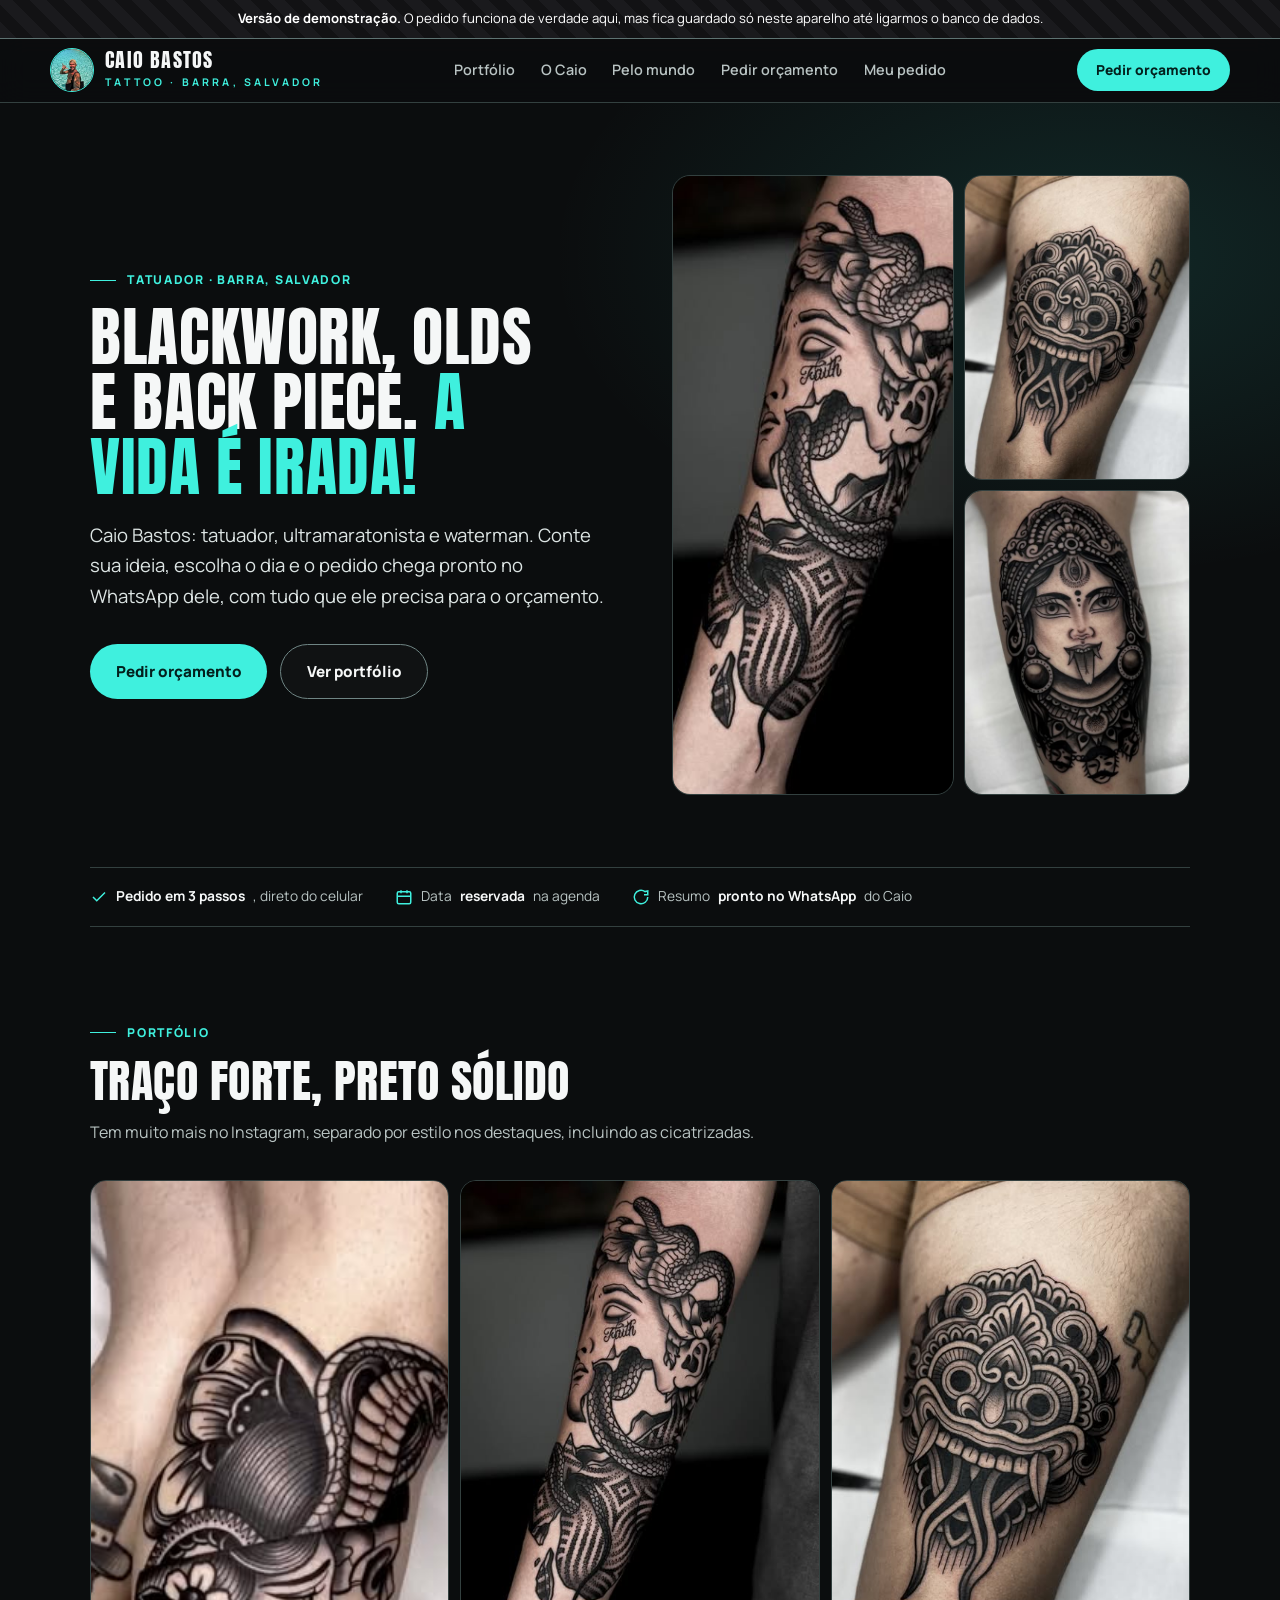
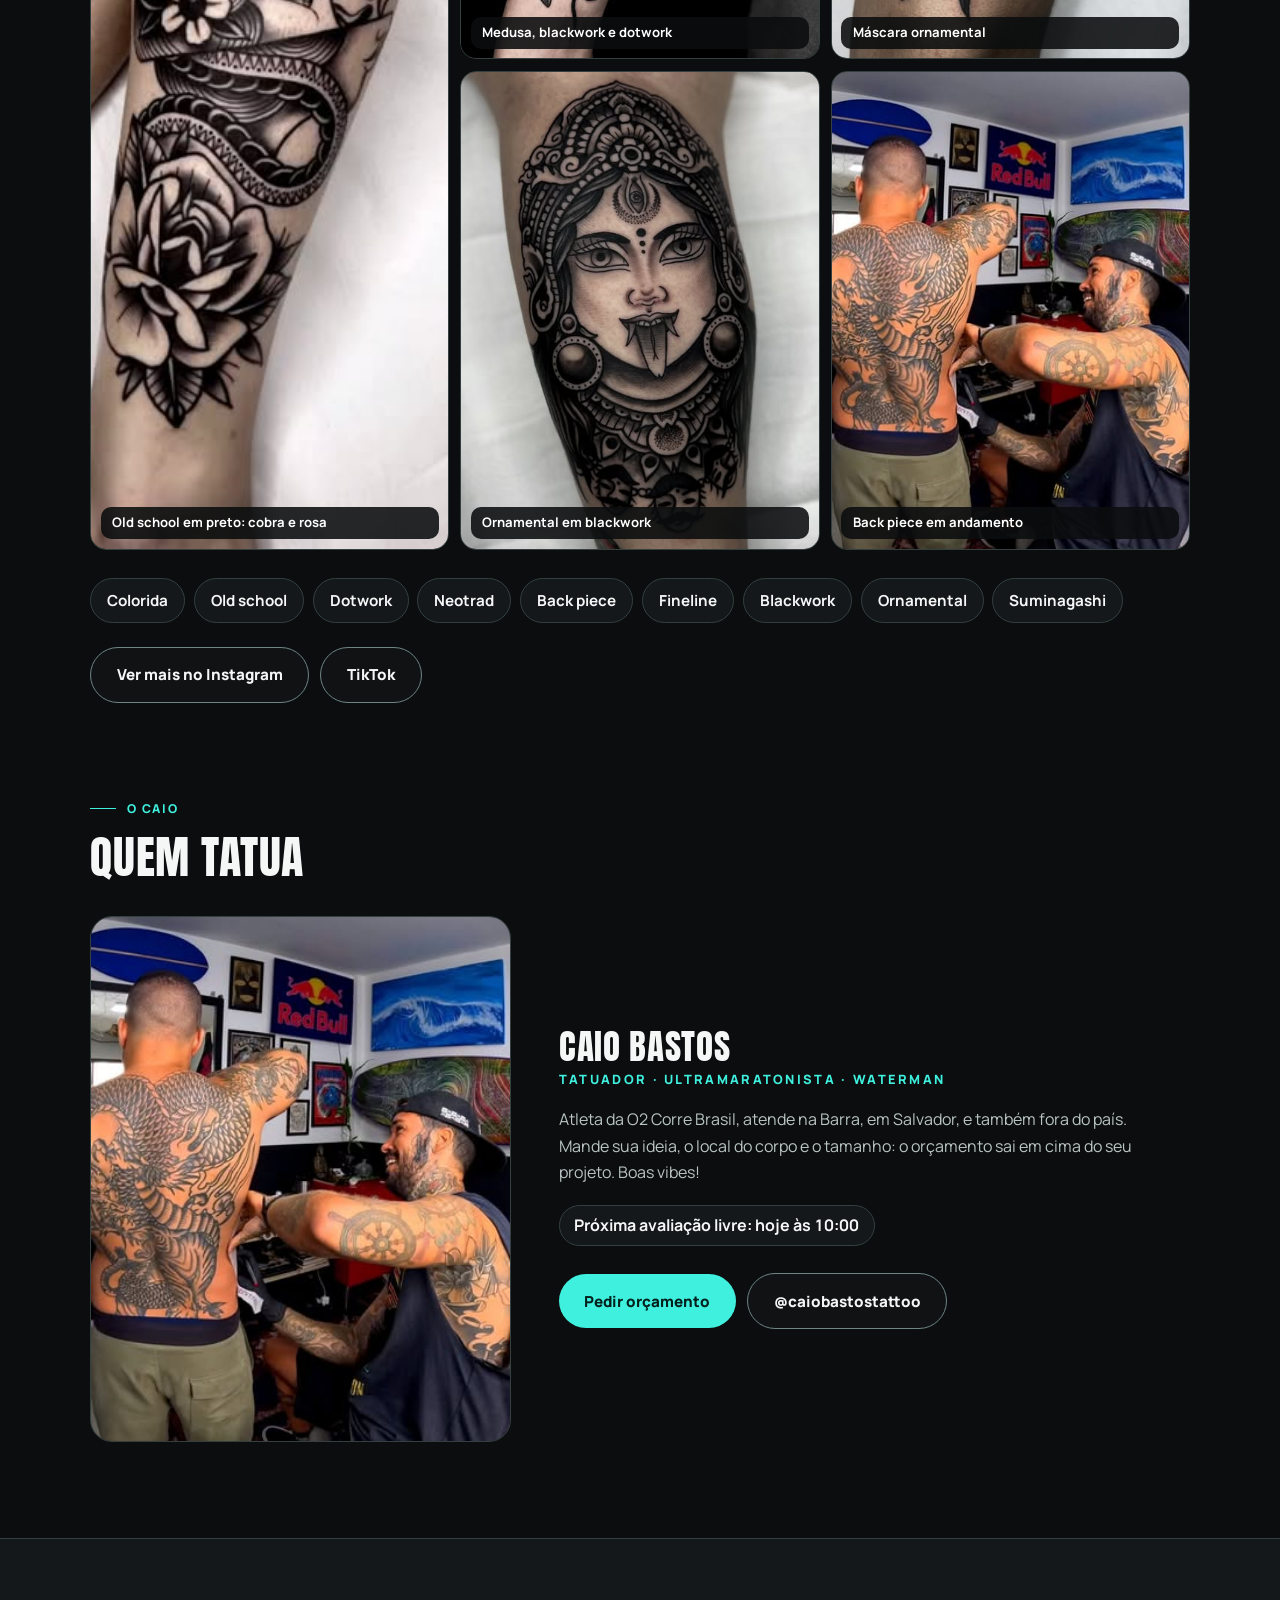
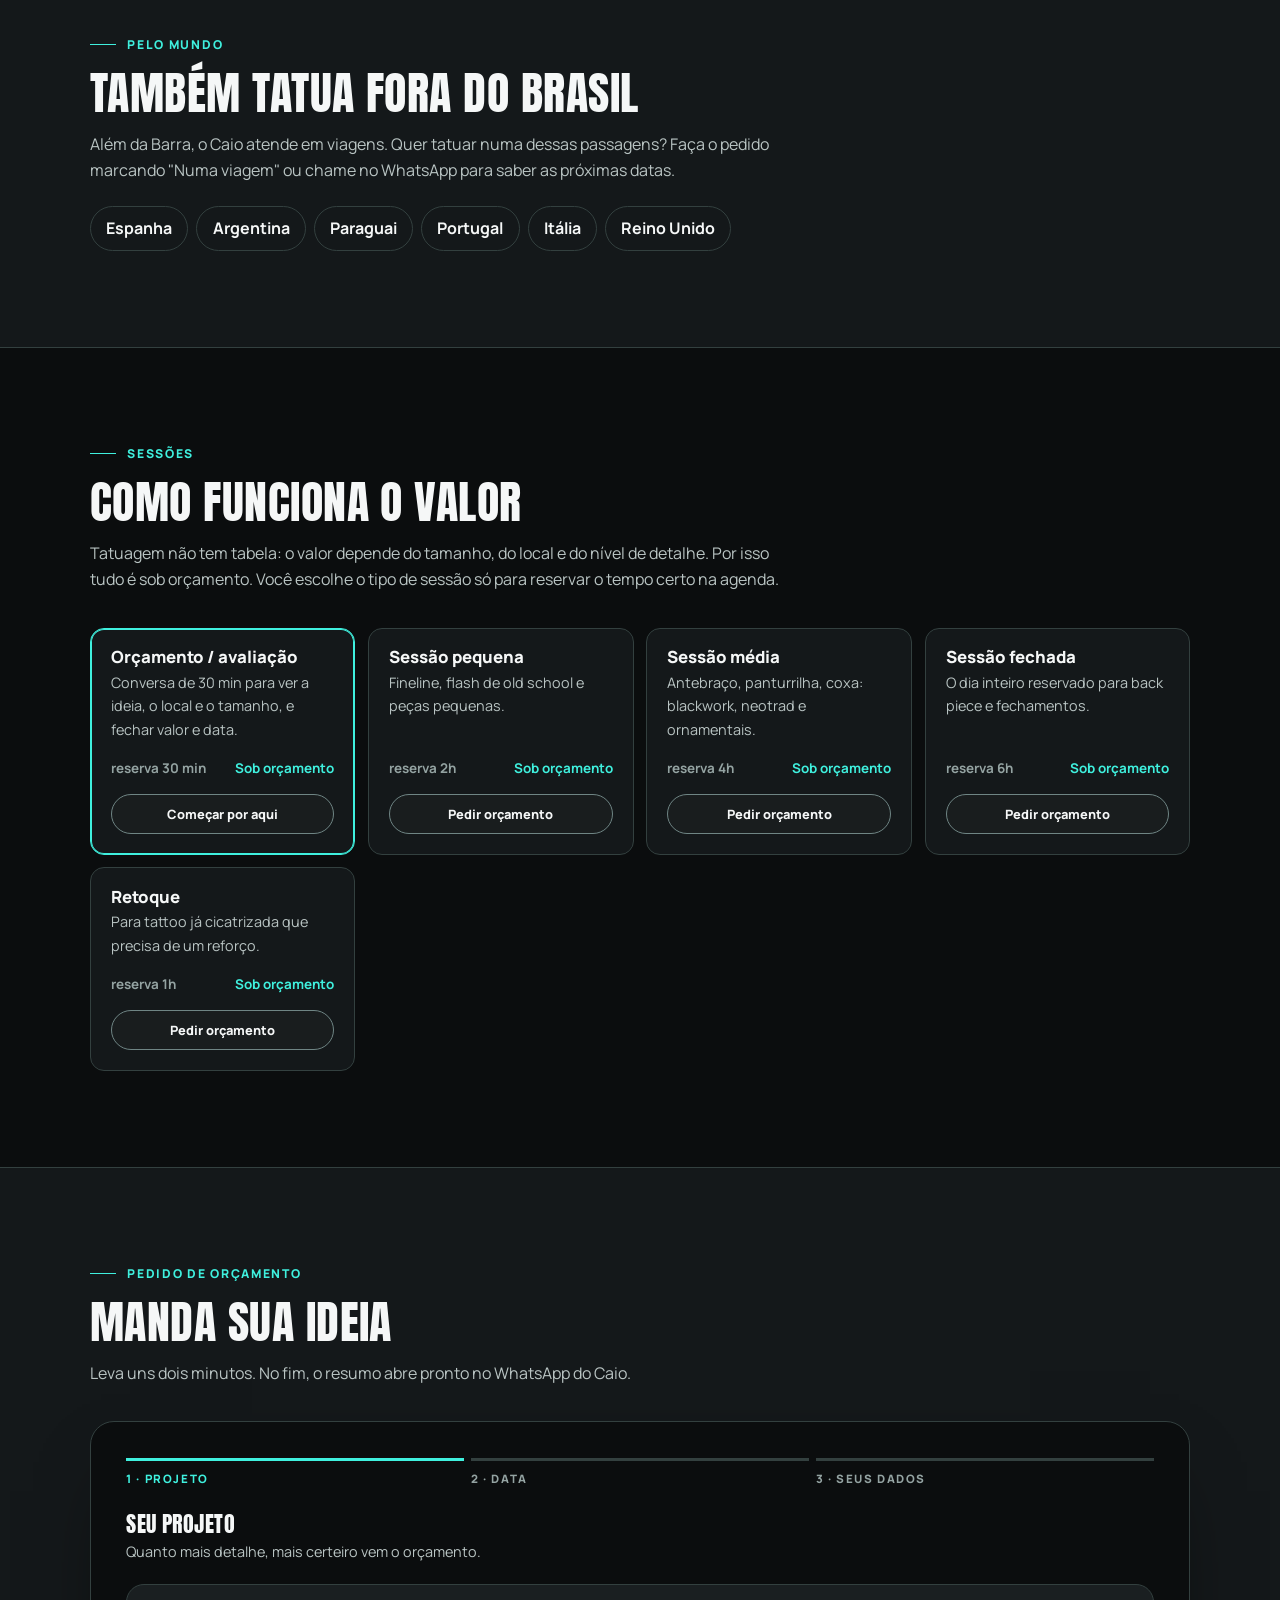
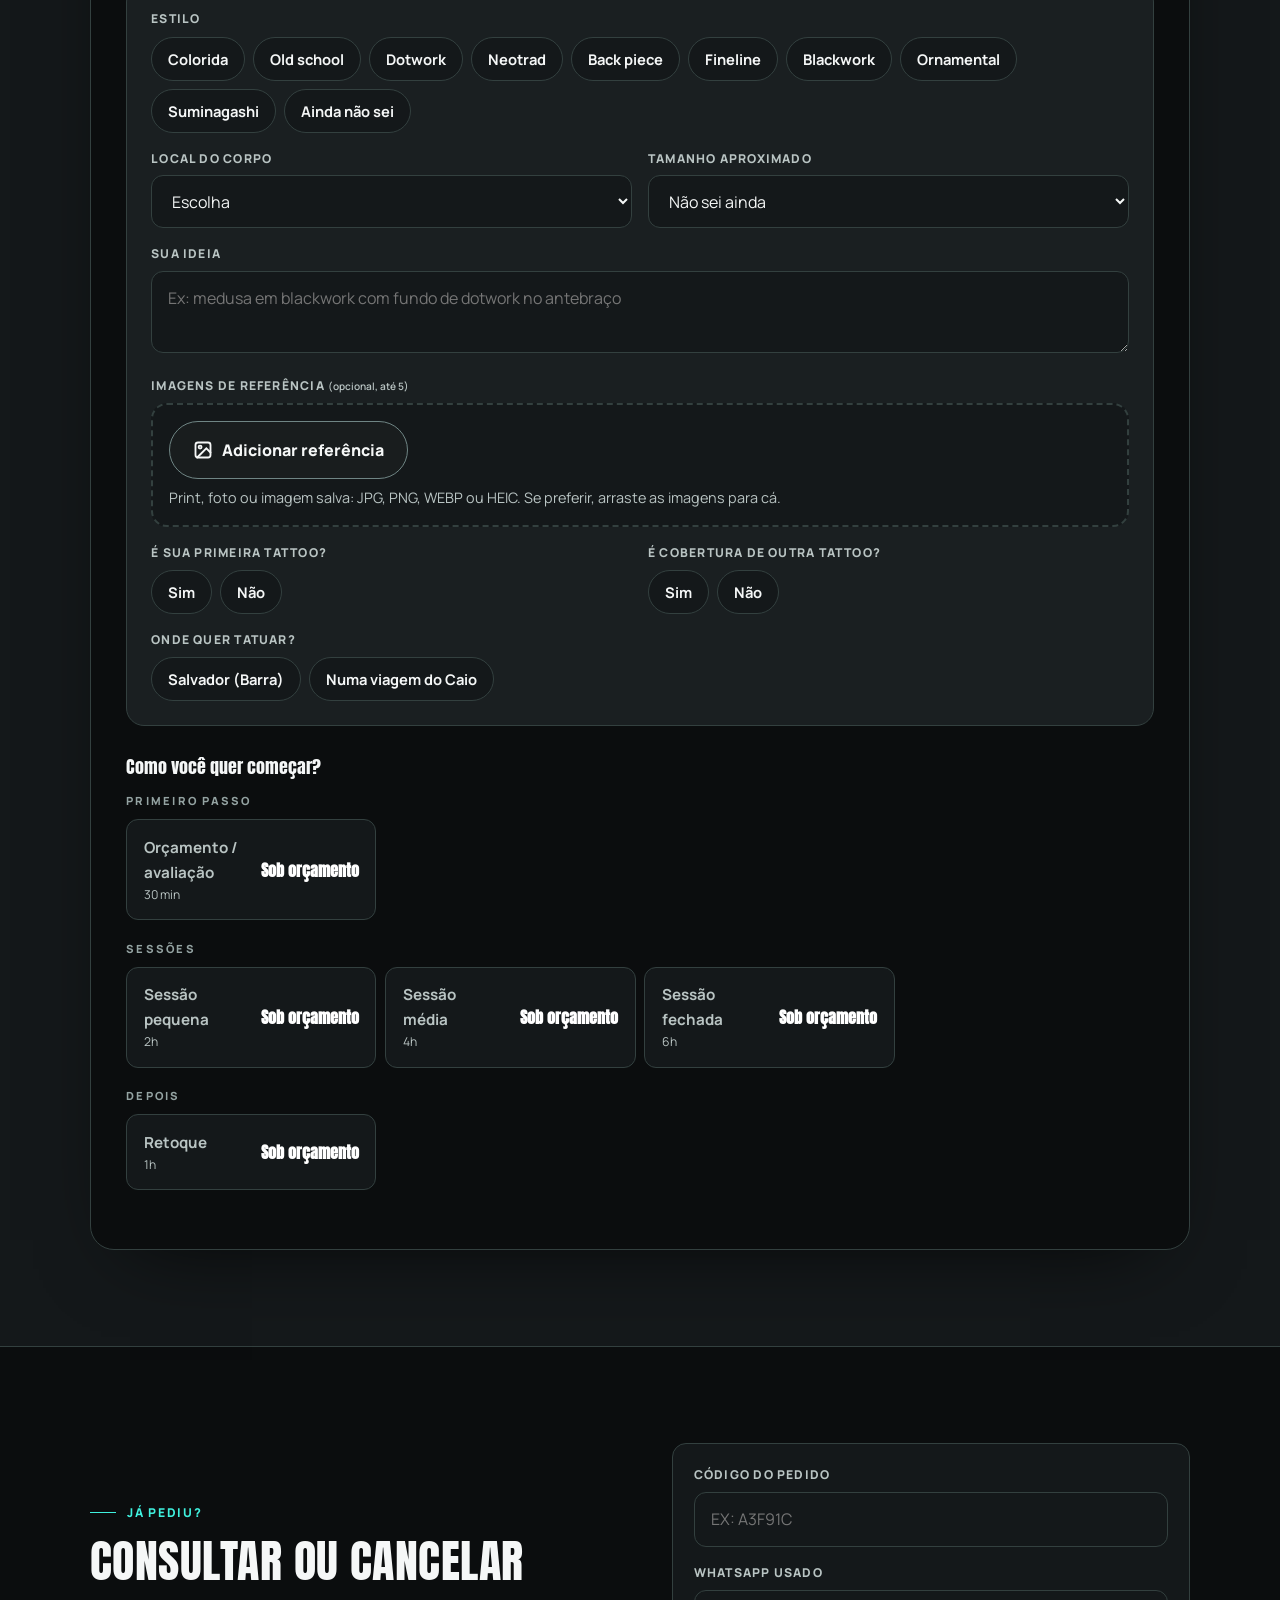
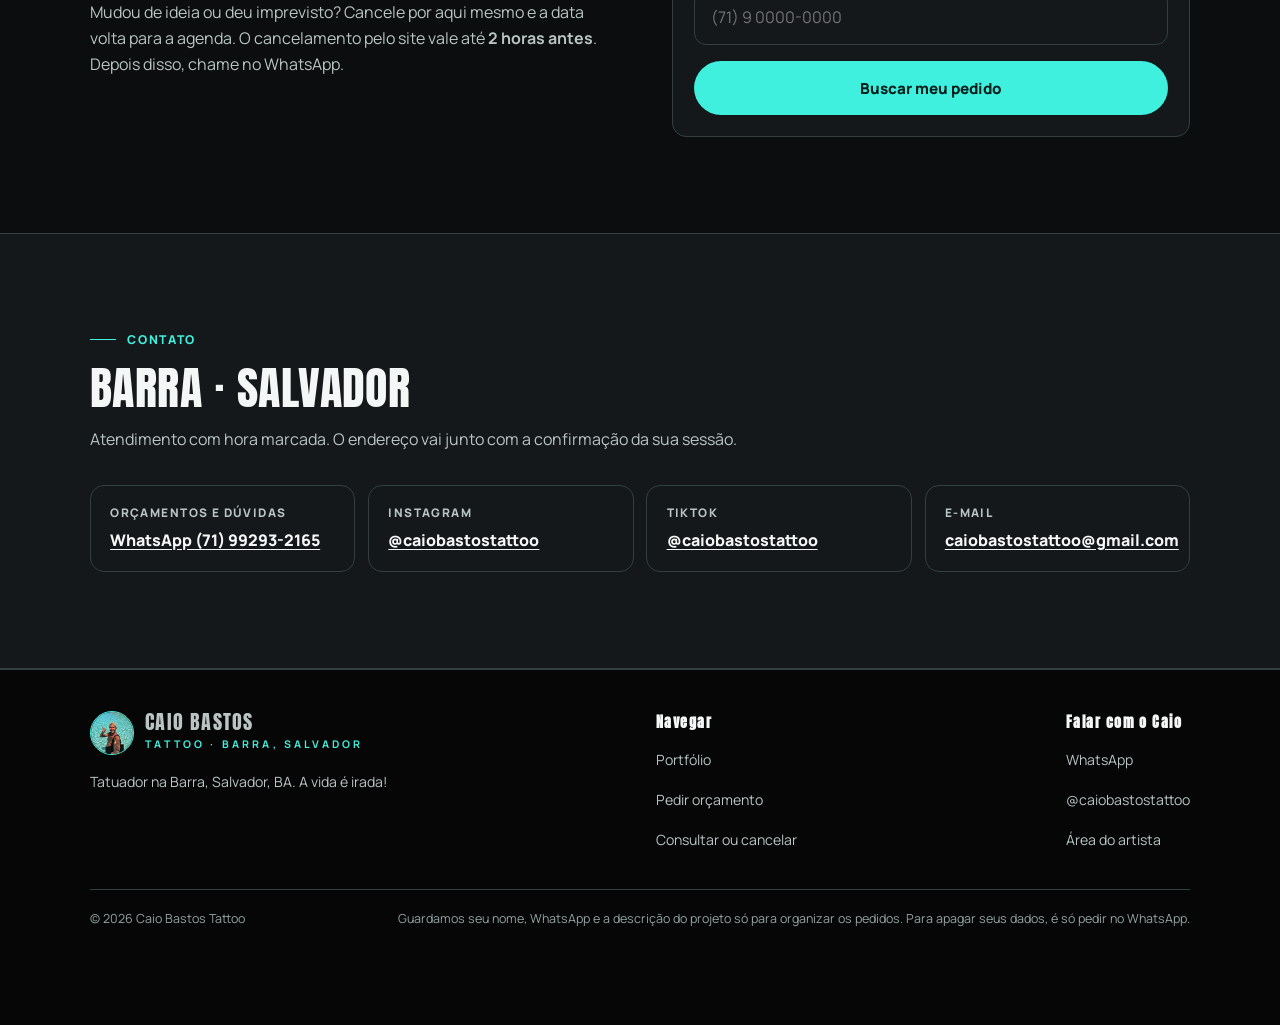
<file: index.html>
<!DOCTYPE html>
<html lang="pt-BR">
<head>
<meta charset="UTF-8">
<meta name="viewport" content="width=device-width, initial-scale=1.0">
<title>Caio Bastos Tattoo · Orçamento na Barra, Salvador</title>
<meta name="description" content="Caio Bastos, tatuador na Barra, Salvador. Blackwork, olds, dotwork, neotrad, back piece, fineline, ornamentais e suminagashi. Conte sua ideia e reserve a data.">
<meta name="theme-color" content="#0B0D0E">
<link rel="icon" href="fotos/perfil.jpg">

<meta property="og:type" content="website">
<meta property="og:title" content="Caio Bastos Tattoo · Peça seu orçamento">
<meta property="og:description" content="Conte sua ideia, escolha o dia e mande o pedido pronto no WhatsApp do Caio.">
<meta property="og:image" content="fotos/post-3.jpg">
<meta property="og:locale" content="pt_BR">
<meta name="twitter:card" content="summary_large_image">

<link rel="preconnect" href="https://fonts.googleapis.com">
<link rel="preconnect" href="https://fonts.gstatic.com" crossorigin>
<link href="https://fonts.googleapis.com/css2?family=Anton&family=Manrope:wght@400;500;600;700;800&display=swap" rel="stylesheet">
<link rel="stylesheet" href="assets/estilo.css?v=20260924114340">

<script type="application/ld+json">
{
  "@context":"https://schema.org",
  "@type":"TattooParlor",
  "name":"Caio Bastos Tattoo",
  "slogan":"A vida é irada!",
  "image":"fotos/post-3.jpg",
  "telephone":"+55 71 99293-2165",
  "email":"caiobastostattoo@gmail.com",
  "address":{"@type":"PostalAddress","addressLocality":"Salvador","addressRegion":"BA","addressCountry":"BR"},
  "sameAs":["https://www.instagram.com/caiobastostattoo/","https://www.tiktok.com/@caiobastostattoo","https://linktr.ee/caiobastostattoo"]
}
</script>
</head>
<body>

<div id="faixa-demo" class="faixa-demo" hidden>
  <b>Versão de demonstração.</b> O pedido funciona de verdade aqui, mas fica guardado só neste aparelho até ligarmos o banco de dados.
</div>

<!-- ================= TOPO ================= -->
<header class="topo">
  <div class="wrap topo-in">
    <a class="marca" href="#" aria-label="Caio Bastos Tattoo, início">
      <img src="fotos/perfil.jpg" alt="" width="44" height="44">
      <span><b>CAIO BASTOS</b><small>Tattoo · Barra, Salvador</small></span>
    </a>
    <nav class="menu">
      <a href="#portfolio">Portfólio</a>
      <a href="#artista">O Caio</a>
      <a href="#viagens">Pelo mundo</a>
      <a href="#agendar">Pedir orçamento</a>
      <a href="#meu-horario">Meu pedido</a>
    </nav>
    <a class="btn btn-prata" href="#agendar">Pedir orçamento</a>
  </div>
</header>

<!-- ================= CAPA: portfólio na frente ================= -->
<section class="capa capa-tattoo">
  <div class="wrap capa-in">
    <div class="capa-txt">
      <p class="olho">Tatuador · Barra, Salvador</p>
      <h1>Blackwork, olds e back piece. <span class="prata-texto">A vida é irada!</span></h1>
      <p class="lead">
        Caio Bastos: tatuador, ultramaratonista e waterman. Conte sua ideia, escolha o dia
        e o pedido chega pronto no WhatsApp dele, com tudo que ele precisa para o orçamento.
      </p>
      <div class="capa-ctas">
        <a class="btn btn-prata" href="#agendar">Pedir orçamento</a>
        <a class="btn btn-linha" href="#portfolio">Ver portfólio</a>
      </div>
    </div>

    <div class="mosaico" aria-label="Trabalhos do Caio">
      <figure><img src="fotos/post-3.jpg" style="object-position:40% 50%" alt="Medusa em blackwork com dotwork no antebraço."></figure>
      <figure><img src="fotos/post-1.jpg" alt="Máscara ornamental em blackwork na coxa."></figure>
      <figure><img src="fotos/post-5.jpg" alt="Divindade ornamental em blackwork na perna."></figure>
    </div>
  </div>
</section>

<div class="wrap">
  <div class="selos">
    <span><svg width="18" height="18" viewBox="0 0 24 24" fill="none" stroke="currentColor" stroke-width="2"><path d="M20 6 9 17l-5-5"/></svg><b>Pedido em 3 passos</b>, direto do celular</span>
    <span><svg width="18" height="18" viewBox="0 0 24 24" fill="none" stroke="currentColor" stroke-width="2"><rect x="3" y="5" width="18" height="16" rx="2"/><path d="M8 3v4M16 3v4M3 11h18"/></svg>Data <b>reservada</b> na agenda</span>
    <span><svg width="18" height="18" viewBox="0 0 24 24" fill="none" stroke="currentColor" stroke-width="2"><path d="M21 12a9 9 0 1 1-3.6-7.2L21 4v5h-5"/></svg>Resumo <b>pronto no WhatsApp</b> do Caio</span>
  </div>
</div>

<!-- ================= PORTFÓLIO ================= -->
<section class="secao" id="portfolio">
  <div class="wrap">
    <p class="olho">Portfólio</p>
    <h2>Traço forte, preto sólido</h2>
    <p class="sub">Tem muito mais no Instagram, separado por estilo nos destaques, incluindo as cicatrizadas.</p>
    <div class="portfolio">
      <figure class="grande"><img src="fotos/post-2.jpg" loading="lazy" alt="Old school em preto na perna: rosto com flor, cobra e rosa."><figcaption>Old school em preto: cobra e rosa</figcaption></figure>
      <figure><img src="fotos/post-3.jpg" loading="lazy" alt="Medusa em blackwork com dotwork no antebraço."><figcaption>Medusa, blackwork e dotwork</figcaption></figure>
      <figure><img src="fotos/post-1.jpg" loading="lazy" alt="Máscara ornamental em blackwork na coxa."><figcaption>Máscara ornamental</figcaption></figure>
      <figure><img src="fotos/post-5.jpg" loading="lazy" alt="Divindade ornamental em blackwork na perna."><figcaption>Ornamental em blackwork</figcaption></figure>
      <figure><img src="fotos/post-4.jpg" loading="lazy" style="object-position:50% 72%" alt="Caio Bastos trabalhando num back piece nas costas de um cliente."><figcaption>Back piece em andamento</figcaption></figure>
    </div>
    <div class="estilos" id="lista-estilos"></div>
    <div class="acoes">
      <a class="btn btn-linha" href="https://www.instagram.com/caiobastostattoo/" target="_blank" rel="noopener">Ver mais no Instagram</a>
      <a class="btn btn-linha" href="https://www.tiktok.com/@caiobastostattoo" target="_blank" rel="noopener">TikTok</a>
    </div>
  </div>
</section>

<!-- ================= ARTISTA ================= -->
<section class="secao" id="artista" style="padding-top:0">
  <div class="wrap">
    <p class="olho">O Caio</p>
    <h2>Quem tatua</h2>
    <div class="artista">
      <figure class="artista-foto"><img src="fotos/post-4.jpg" loading="lazy" style="object-position:70% 70%" alt="Caio Bastos tatuando no estúdio."></figure>
      <div>
        <h3>Caio Bastos</h3>
        <p class="cargo">Tatuador · Ultramaratonista · Waterman</p>
        <p>
          Atleta da O2 Corre Brasil, atende na Barra, em Salvador, e também fora do país.
          Mande sua ideia, o local do corpo e o tamanho: o orçamento sai em cima do seu projeto.
          Boas vibes!
        </p>
        <span class="livre" id="livre-avaliacao">Vendo a agenda…</span>
        <div class="acoes">
          <a class="btn btn-prata" href="#agendar">Pedir orçamento</a>
          <a class="btn btn-linha" href="https://www.instagram.com/caiobastostattoo/" target="_blank" rel="noopener">@caiobastostattoo</a>
        </div>
      </div>
    </div>
  </div>
</section>

<!-- ================= VIAGENS ================= -->
<section class="secao" id="viagens" style="background:var(--grafite);border-block:1px solid var(--borda)">
  <div class="wrap">
    <p class="olho">Pelo mundo</p>
    <h2>Também tatua fora do Brasil</h2>
    <p class="sub">
      Além da Barra, o Caio atende em viagens. Quer tatuar numa dessas passagens?
      Faça o pedido marcando "Numa viagem" ou chame no WhatsApp para saber as próximas datas.
    </p>
    <div class="paises" id="paises"></div>
  </div>
</section>

<!-- ================= SESSÕES ================= -->
<section class="secao" id="sessoes">
  <div class="wrap">
    <p class="olho">Sessões</p>
    <h2>Como funciona o valor</h2>
    <p class="sub">
      Tatuagem não tem tabela: o valor depende do tamanho, do local e do nível de detalhe.
      Por isso tudo é sob orçamento. Você escolhe o tipo de sessão só para reservar o tempo certo na agenda.
    </p>
    <div class="tipos" id="tipos"><div class="carregando">Carregando…</div></div>
  </div>
</section>

<!-- ================= PEDIDO ================= -->
<section class="secao agendar" id="agendar">
  <div class="wrap">
    <p class="olho">Pedido de orçamento</p>
    <h2>Manda sua ideia</h2>
    <p class="sub">Leva uns dois minutos. No fim, o resumo abre pronto no WhatsApp do Caio.</p>

    <div class="painel" id="agendar-app">

      <div class="passos" id="passos">
        <div class="passo" data-estado="atual">1 · Artista</div>
        <div class="passo" data-estado="aberto">2 · Projeto</div>
        <div class="passo" data-estado="aberto">3 · Data</div>
        <div class="passo" data-estado="aberto">4 · Seus dados</div>
      </div>

      <div class="escolhas" id="escolhas" hidden></div>

      <!-- 1 (some sozinha: um artista só) -->
      <div class="etapa" data-etapa="1" data-ativa>
        <h3>Com quem você quer tatuar?</h3>
        <div class="lista-barbeiros" id="lista-barbeiros"></div>
      </div>

      <!-- 2 -->
      <div class="etapa" data-etapa="2">
        <h3>Seu projeto</h3>
        <p class="dica">Quanto mais detalhe, mais certeiro vem o orçamento.</p>

        <div class="projeto" id="projeto">
          <div class="campos">
            <div id="pj-estilo-box">
              <span class="rotulo-campo">Estilo</span>
              <div class="chips" id="pj-estilo" role="group" aria-label="Estilo"></div>
            </div>
            <div class="campos-2">
              <div class="campo">
                <label for="pj-local">Local do corpo</label>
                <select id="pj-local">
                  <option value="">Escolha</option>
                  <option>Antebraço</option><option>Braço</option><option>Ombro</option>
                  <option>Mão / dedos</option><option>Costas</option><option>Costela</option>
                  <option>Peito</option><option>Barriga</option><option>Coxa</option>
                  <option>Perna / panturrilha</option><option>Pé / tornozelo</option>
                  <option>Pescoço / nuca</option><option>Outro</option>
                </select>
              </div>
              <div class="campo">
                <label for="pj-tamanho">Tamanho aproximado</label>
                <select id="pj-tamanho">
                  <option value="">Não sei ainda</option>
                  <option>Até 5 cm</option><option>5 a 10 cm</option><option>10 a 20 cm</option>
                  <option>Mais de 20 cm</option><option>Fechamento (braço, perna ou costas)</option>
                </select>
              </div>
            </div>
            <div class="campo">
              <label for="pj-ideia">Sua ideia</label>
              <textarea id="pj-ideia" maxlength="600" placeholder="Ex: medusa em blackwork com fundo de dotwork no antebraço"></textarea>
            </div>
            <div class="campos-2">
              <div>
                <span class="rotulo-campo">É sua primeira tattoo?</span>
                <div class="chips" data-grupo="primeira" data-rotulo="Primeira tattoo"><button type="button" class="chip" aria-pressed="false">Sim</button><button type="button" class="chip" aria-pressed="false">Não</button></div>
              </div>
              <div>
                <span class="rotulo-campo">É cobertura de outra tattoo?</span>
                <div class="chips" data-grupo="cobertura" data-rotulo="Cobertura"><button type="button" class="chip" aria-pressed="false">Sim</button><button type="button" class="chip" aria-pressed="false">Não</button></div>
              </div>
            </div>
            <div>
              <span class="rotulo-campo">Onde quer tatuar?</span>
              <div class="chips" data-grupo="onde" data-rotulo="Onde"><button type="button" class="chip" aria-pressed="false">Salvador (Barra)</button><button type="button" class="chip" aria-pressed="false">Numa viagem do Caio</button></div>
            </div>
          </div>
        </div>

        <p class="passo-titulo">Como você quer começar?</p>
        <div id="msg-projeto"></div>
        <div id="lista-servicos"></div>
        <div class="acoes"><button class="voltar" type="button" data-voltar="1">← Trocar o artista</button></div>
      </div>

      <!-- 3 -->
      <div class="etapa" data-etapa="3">
        <h3>Escolha o dia preferido</h3>
        <p class="dica">O horário marca o começo da sessão em Salvador. Se for numa viagem, escolha qualquer data: o Caio combina o resto pelo WhatsApp.</p>
        <div class="fita" id="fita-dias"></div>
        <p class="titulo-dia" id="titulo-dia"></p>
        <div id="caixa-horas"></div>
        <div class="acoes"><button class="voltar" type="button" data-voltar="2">← Voltar ao projeto</button></div>
      </div>

      <!-- 4 -->
      <div class="etapa" data-etapa="4">
        <h3>Quase lá</h3>
        <p class="dica">Só falta saber com quem o Caio vai falar.</p>
        <div class="resumo" id="resumo"></div>
        <form id="form-cliente" novalidate>
          <div class="campos">
            <div class="campo">
              <label for="cli-nome">Seu nome</label>
              <input id="cli-nome" name="nome" type="text" autocomplete="name" placeholder="Como te chamam" required>
            </div>
            <div class="campo">
              <label for="cli-tel">WhatsApp</label>
              <input id="cli-tel" name="tel" type="tel" inputmode="numeric" autocomplete="tel" placeholder="(71) 9 0000-0000" required>
              <p class="ajuda">Para o Caio falar com você sobre o orçamento. Não vai para lista de propaganda.</p>
            </div>
            <div class="campo">
              <label for="cli-obs">Referência <span style="text-transform:none;letter-spacing:0;font-weight:500">(opcional)</span></label>
              <textarea id="cli-obs" name="obs" maxlength="240" placeholder="Algo mais que o Caio precisa saber (as imagens de referência vão no passo do projeto)"></textarea>
            </div>
          </div>
          <div id="msg-form"></div>
          <div class="acoes">
            <button class="btn btn-prata" id="btn-confirmar" type="submit">Enviar pedido</button>
            <button class="voltar" type="button" data-voltar="3">← Trocar o dia</button>
          </div>
        </form>
      </div>

      <!-- 5 -->
      <div class="etapa" data-etapa="5">
        <div class="sucesso">
          <div class="selo-ok" aria-hidden="true">
            <svg width="30" height="30" viewBox="0 0 24 24" fill="none" stroke="currentColor" stroke-width="3" stroke-linecap="round" stroke-linejoin="round"><path d="M20 6 9 17l-5-5"/></svg>
          </div>
          <h3>Pedido enviado</h3>
          <p class="com">com <span id="ok-barbeiro"></span></p>
          <p class="dica" id="ok-linha" style="color:var(--cinza);margin:.4rem 0 1rem"></p>
          <p style="font-size:.76rem;letter-spacing:.16em;text-transform:uppercase;color:var(--cinza);font-weight:800">Seu código</p>
          <div class="codigo" id="ok-codigo"></div>
          <p style="max-width:34rem;margin:0 auto 1.4rem;color:var(--cinza);font-size:.95rem">
            A data fica reservada. Agora mande o resumo no WhatsApp: o valor é combinado
            com o Caio antes da sessão. Com esse código você consulta ou cancela até 2 horas antes.
          </p>
          <div class="acoes" style="justify-content:center">
            <a class="btn btn-zap" id="ok-zap" target="_blank" rel="noopener">Mandar resumo no WhatsApp</a>
            <button class="btn btn-linha" id="ok-copiar" type="button">Copiar resumo</button>
            <a class="btn btn-linha" id="ok-ics">Salvar no calendário</a>
            <button class="btn btn-linha" id="btn-novo" type="button">Fazer outro pedido</button>
          </div>
          <p class="copiado" id="ok-copiado" aria-live="polite"></p>
        </div>
      </div>

    </div>
  </div>
</section>

<!-- ================= MEU PEDIDO ================= -->
<section class="secao" id="meu-horario">
  <div class="wrap dupla">
    <div>
      <p class="olho">Já pediu?</p>
      <h2>Consultar ou cancelar</h2>
      <p class="sub">
        Mudou de ideia ou deu imprevisto? Cancele por aqui mesmo e a data volta para a agenda.
        O cancelamento pelo site vale até <b>2 horas antes</b>. Depois disso, chame no WhatsApp.
      </p>
    </div>
    <div class="cartao">
      <form id="form-consulta">
        <div class="campos">
          <div class="campo">
            <label for="con-codigo">Código do pedido</label>
            <input id="con-codigo" type="text" placeholder="Ex: A3F91C" style="text-transform:uppercase" required>
          </div>
          <div class="campo">
            <label for="con-tel">WhatsApp usado</label>
            <input id="con-tel" type="tel" inputmode="numeric" placeholder="(71) 9 0000-0000" required>
          </div>
          <button class="btn btn-prata btn-bloco" type="submit">Buscar meu pedido</button>
        </div>
      </form>
      <div id="saida-consulta"></div>
    </div>
  </div>
</section>

<!-- ================= CONTATO ================= -->
<section class="secao" id="local" style="background:var(--grafite);border-block:1px solid var(--borda)">
  <div class="wrap">
    <p class="olho">Contato</p>
    <h2>Barra · Salvador</h2>
    <p class="sub">Atendimento com hora marcada. O endereço vai junto com a confirmação da sua sessão.</p>
    <div class="contatos">
      <div class="contato"><b class="rot">Orçamentos e dúvidas</b><a id="link-contato" href="https://wa.me/5571992932165" target="_blank" rel="noopener">WhatsApp (71) 99293-2165</a></div>
      <div class="contato"><b class="rot">Instagram</b><a href="https://www.instagram.com/caiobastostattoo/" target="_blank" rel="noopener">@caiobastostattoo</a></div>
      <div class="contato"><b class="rot">TikTok</b><a href="https://www.tiktok.com/@caiobastostattoo" target="_blank" rel="noopener">@caiobastostattoo</a></div>
      <div class="contato"><b class="rot">E-mail</b><a href="mailto:caiobastostattoo@gmail.com">caiobastostattoo@gmail.com</a></div>
    </div>
  </div>
</section>

<!-- ================= RODAPÉ ================= -->
<footer class="rodape">
  <div class="wrap">
    <div class="rodape-in">
      <div style="max-width:22rem">
        <a class="marca" href="#" style="margin-bottom:.9rem">
          <img src="fotos/perfil.jpg" alt="" width="44" height="44">
          <span><b>CAIO BASTOS</b><small>Tattoo · Barra, Salvador</small></span>
        </a>
        <p>Tatuador na Barra, Salvador, BA. A vida é irada!</p>
      </div>
      <div>
        <b class="rodape-titulo">Navegar</b>
        <ul class="rodape-links">
          <li><a href="#portfolio">Portfólio</a></li>
          <li><a href="#agendar">Pedir orçamento</a></li>
          <li><a href="#meu-horario">Consultar ou cancelar</a></li>
        </ul>
      </div>
      <div>
        <b class="rodape-titulo">Falar com o Caio</b>
        <ul class="rodape-links">
          <li><a href="https://wa.me/5571992932165" target="_blank" rel="noopener">WhatsApp</a></li>
          <li><a href="https://www.instagram.com/caiobastostattoo/" target="_blank" rel="noopener">@caiobastostattoo</a></li>
          <li><a href="admin.html">Área do artista</a></li>
        </ul>
      </div>
    </div>
    <div class="creditos">
      <span>© <span id="ano"></span> Caio Bastos Tattoo</span>
      <span>Guardamos seu nome, WhatsApp e a descrição do projeto só para organizar os pedidos. Para apagar seus dados, é só pedir no WhatsApp.</span>
    </div>
  </div>
</footer>

<a class="flutua" href="#agendar">
  <svg width="18" height="18" viewBox="0 0 24 24" fill="none" stroke="currentColor" stroke-width="2"><path d="M12 20h9M16.5 3.5a2.1 2.1 0 0 1 3 3L7 19l-4 1 1-4Z"/></svg>
  Pedir orçamento
</a>

<script src="assets/config.js?v=20260924114340"></script>
<script src="assets/tattoo.js?v=20260924114340"></script>
<script src="assets/agenda.js?v=20260924114340"></script>
</body>
</html>
</file>
<file: assets/estilo.css>
/* =====================================================================
   Caio Bastos Tattoo — folha de estilo
   Artista solo e esportista: blackwork forte sobre fundo quase preto,
   tipografia condensada de camiseta de corrida e o verde-água do mar
   da foto de perfil como cor de ação. Alto contraste do começo ao fim.
   ===================================================================== */

:root{
  --fundo:      #0B0D0E;
  --grafite:    #14181A;
  --carvao:     #1A1F21;
  --chumbo:     #232A2C;
  --borda:      #33403F;

  --prata:       #3FF0DE;
  --prata-clara: #FFFFFF;
  --prata-fundo: #5E7372;
  --prata-gradiente: linear-gradient(#3FF0DE,#3FF0DE);

  --tinta:       #3FF0DE;
  --tinta-contra:#03201D;
  --anel:        rgba(63,240,222,.35);
  --legenda:     rgba(11,13,14,.88);
  --legenda-txt: #FFFFFF;

  --creme:      #F5F7F7;
  --cinza:      #B9C4C3;
  --cinza-fraco:#94A3A2;
  --verde-zap:  #25D366;
  --vermelho:   #FF7A6E;

  --display: 'Anton', 'Impact', 'Arial Narrow', sans-serif;
  --corpo:   'Manrope', system-ui, sans-serif;

  --raio:  14px;
  --larg:  1180px;
}

*{margin:0;padding:0;box-sizing:border-box}
[hidden]{display:none !important}
html{scroll-behavior:smooth;scroll-padding-top:80px}
body{
  font-family:var(--corpo);
  background:var(--fundo);
  color:var(--creme);
  line-height:1.65;
  overflow-x:clip;
  -webkit-font-smoothing:antialiased;
}
img{display:block;max-width:100%}
a{color:inherit;text-decoration:none}
button{font:inherit;color:inherit;background:none;border:none;cursor:pointer}
:focus-visible{outline:2px solid var(--prata);outline-offset:3px;border-radius:6px}

.wrap{max-width:var(--larg);margin:0 auto;padding:0 clamp(1rem,4vw,2.5rem)}
.secao{padding:clamp(3.5rem,8vw,6rem) 0}

h1,h2,h3,.display{font-family:var(--display);font-weight:700;line-height:1.1;letter-spacing:.02em}
h2{font-size:clamp(1.9rem,4.4vw,2.9rem)}
h3{font-size:1.1rem;letter-spacing:.04em}

.olho{
  font-size:.76rem;font-weight:800;letter-spacing:.24em;text-transform:uppercase;color:var(--prata);
  display:flex;align-items:center;gap:.7rem;margin-bottom:.9rem;
}
.olho::before{content:"";width:26px;height:1px;background:var(--prata);flex:none}
.sub{color:var(--cinza);max-width:44rem;margin-top:.9rem}
.prata-texto{
  background:var(--prata-gradiente);-webkit-background-clip:text;background-clip:text;
  -webkit-text-fill-color:transparent;color:var(--prata);
}

/* ---------- botões ---------- */
.btn{
  display:inline-flex;align-items:center;justify-content:center;gap:.55rem;
  padding:.9rem 1.6rem;border-radius:100px;font-weight:800;font-size:.95rem;min-height:48px;
  transition:transform .15s ease, box-shadow .15s ease, background .15s ease, border-color .15s;
  text-align:center;
}
.btn:active{transform:translateY(1px)}
.btn-prata{background:var(--prata-gradiente);color:#111113;box-shadow:0 8px 26px -12px var(--prata)}
.btn-prata:hover{box-shadow:0 12px 32px -8px var(--prata)}
.btn-linha{border:1px solid var(--borda);color:var(--creme);background:rgba(255,255,255,.02)}
.btn-linha:hover{border-color:var(--prata);color:var(--prata-clara)}
.btn-zap{background:var(--verde-zap);color:#05301A}
.btn-bloco{width:100%}
.btn:disabled{opacity:.45;cursor:not-allowed;transform:none}

/* ---------- topo ---------- */
.topo{
  position:sticky;top:0;z-index:60;
  background:rgba(10,10,11,.86);backdrop-filter:blur(14px);-webkit-backdrop-filter:blur(14px);
  border-bottom:1px solid var(--borda);
}
.topo-in{display:flex;align-items:center;justify-content:space-between;gap:1rem;padding:.6rem 0}
.marca{display:flex;align-items:center;gap:.7rem}
.marca img{width:44px;height:44px;flex:none;border-radius:10px;object-fit:cover;border:1px solid var(--prata-fundo)}
.marca b{font-family:var(--display);font-size:1.12rem;letter-spacing:.12em;line-height:1;display:block}
.marca small{display:block;font-size:.66rem;letter-spacing:.3em;color:var(--prata);text-transform:uppercase;font-weight:700;margin-top:.25rem}
.menu{display:flex;align-items:center;gap:1.6rem}
.menu a{font-size:.9rem;font-weight:600;color:var(--cinza)}
.menu a:hover{color:var(--prata-clara)}
.topo .btn{padding:.6rem 1.2rem;font-size:.86rem;min-height:42px}
@media(max-width:900px){ .menu{display:none} }

/* ---------- capa ---------- */
.capa{position:relative;min-height:min(92vh,800px);display:flex;align-items:center;isolation:isolate;overflow:hidden}
.capa-foto{position:absolute;inset:0;z-index:-2;background:var(--grafite) center 38%/cover no-repeat}
.capa::after{
  content:"";position:absolute;inset:0;z-index:-1;
  background:
    radial-gradient(70% 60% at 12% 35%, rgba(214,218,226,.16), transparent 70%),
    linear-gradient(100deg, rgba(10,10,11,.97) 0%, rgba(10,10,11,.9) 42%, rgba(10,10,11,.45) 100%);
}
.capa-in{padding-block:clamp(3rem,7vw,5rem);width:100%;display:grid;grid-template-columns:1.15fr .85fr;gap:clamp(2rem,5vw,4rem);align-items:center}
.capa-foto{filter:blur(18px) saturate(.8);transform:scale(1.1)}
.capa-quadro{margin:0;border-radius:24px;overflow:hidden;border:1px solid var(--prata-fundo);aspect-ratio:4/5;box-shadow:0 40px 90px -40px #000,0 0 0 8px rgba(214,218,226,.06)}
.capa-quadro img{width:100%;height:100%;object-fit:cover;object-position:50% 45%}
.capa .selo-novo{
  display:inline-flex;align-items:center;gap:.5rem;border:1px solid var(--prata-fundo);
  background:rgba(214,218,226,.08);color:var(--prata-clara);border-radius:100px;
  padding:.35rem .9rem;font-size:.8rem;font-weight:700;letter-spacing:.04em;margin-bottom:1.2rem;
}
.capa h1{font-size:clamp(2.4rem,6.6vw,4.4rem);max-width:15ch}
.capa p.lead{font-size:clamp(1rem,2vw,1.16rem);color:#D6D8DD;max-width:36rem;margin:1.2rem 0 2rem}
.capa-ctas{display:flex;flex-wrap:wrap;gap:.8rem}
.capa-rostos{display:flex;align-items:center;gap:.8rem;margin-top:2.2rem;font-size:.86rem;color:var(--cinza)}
.capa-rostos .pilha{display:flex}
.capa-rostos .pilha img{width:42px;height:42px;border-radius:50%;object-fit:cover;object-position:50% 20%;border:2px solid var(--fundo);margin-left:-10px}
.capa-rostos .pilha img:first-child{margin-left:0}
.capa-rostos b{color:var(--creme)}
@media(max-width:700px){
  .capa::after{background:linear-gradient(180deg, rgba(10,10,11,.55) 0%, rgba(10,10,11,.92) 45%, rgba(10,10,11,.98) 100%)}
  .capa{min-height:auto}
}

@media(max-width:900px){
  .capa-in{grid-template-columns:1fr}
  .capa-quadro{order:-1;aspect-ratio:4/3;max-height:52vh}
}
.selos{display:flex;flex-wrap:wrap;gap:1.2rem 2rem;border-top:1px solid var(--borda);border-bottom:1px solid var(--borda);padding:1.1rem 0;font-size:.86rem;color:var(--cinza)}
.selos span{display:flex;align-items:center;gap:.5rem}
.selos svg{color:var(--prata);flex:none}
.selos b{color:var(--creme);font-weight:700}

/* ---------- equipe ---------- */
.equipe{display:grid;grid-template-columns:repeat(3,1fr);gap:1.1rem;margin-top:2.4rem}
@media(max-width:900px){ .equipe{grid-template-columns:1fr 1fr} }
@media(max-width:560px){ .equipe{grid-template-columns:1fr} }
.membro{
  position:relative;border-radius:20px;overflow:hidden;border:1px solid var(--borda);background:var(--carvao);
  aspect-ratio:4/5;isolation:isolate;
}
.membro img{position:absolute;inset:0;width:100%;height:100%;object-fit:cover;object-position:50% 25%;z-index:-1;transition:transform .5s ease}
.membro:hover img{transform:scale(1.04)}
.membro::after{content:"";position:absolute;inset:0;z-index:-1;background:linear-gradient(180deg,transparent 45%,rgba(10,10,11,.96) 100%)}
.membro-info{position:absolute;left:0;right:0;bottom:0;padding:1.3rem}
.membro-info h3{font-size:1.7rem;letter-spacing:.06em}
.membro-info p{font-size:.8rem;letter-spacing:.2em;text-transform:uppercase;color:var(--prata);font-weight:700;margin:.2rem 0 1rem}
.membro-acoes{display:flex;gap:.5rem;flex-wrap:wrap}
.membro-acoes .btn{padding:.6rem 1.1rem;font-size:.84rem;min-height:44px}

/* ---------- serviços ---------- */
.cardapio-grupo + .cardapio-grupo{margin-top:2rem}
.cardapio-titulo{font-family:var(--display);font-size:1rem;letter-spacing:.14em;color:var(--prata);margin-bottom:.8rem;display:flex;align-items:center;gap:.8rem}
.cardapio-titulo::after{content:"";flex:1;height:1px;background:var(--borda)}
.grade-servicos{display:grid;grid-template-columns:repeat(auto-fill,minmax(270px,1fr));gap:.8rem}
.servico{
  background:var(--grafite);border:1px solid var(--borda);border-radius:var(--raio);
  padding:1.15rem 1.25rem;display:flex;align-items:center;gap:1rem;
  transition:border-color .2s ease, transform .2s ease;
}
.servico:hover{border-color:var(--prata-fundo);transform:translateY(-2px)}
.servico-txt{flex:1;min-width:0}
.servico h3{font-family:var(--corpo);font-size:1rem;font-weight:800;letter-spacing:0}
.servico p{font-size:.84rem;color:var(--cinza);margin-top:.15rem}
.servico .tempo{font-size:.76rem;color:var(--cinza-fraco);margin-top:.35rem;display:flex;align-items:center;gap:.35rem}
.servico-dir{text-align:right;flex:none}
.servico .preco{font-family:var(--display);font-size:1.3rem;color:var(--prata-clara);white-space:nowrap;line-height:1.1}
.servico .preco small{display:block;font-family:var(--corpo);font-size:.66rem;letter-spacing:.08em;color:var(--cinza-fraco);text-transform:uppercase}
.servico .marcar{font-size:.82rem;font-weight:800;color:var(--prata);min-height:40px;display:inline-flex;align-items:center}
.servico .marcar:hover{color:var(--prata-clara)}

/* ---------- agendamento ---------- */
.agendar{background:var(--grafite);border-block:1px solid var(--borda)}
.painel{
  background:var(--fundo);border:1px solid var(--borda);border-radius:24px;
  padding:clamp(1.1rem,3.5vw,2.2rem);margin-top:2.2rem;
  box-shadow:0 30px 80px -40px rgba(0,0,0,.8);
}
.passos{display:grid;grid-auto-flow:column;grid-auto-columns:1fr;gap:.4rem;margin-bottom:1.4rem}
.passo{
  padding:.5rem 0 .2rem;border-top:3px solid var(--borda);
  font-size:.72rem;letter-spacing:.12em;text-transform:uppercase;color:var(--cinza-fraco);font-weight:800;
  transition:color .2s, border-color .2s;
}
.passo[data-estado="atual"]{border-color:var(--prata);color:var(--prata)}
.passo[data-estado="feito"]{border-color:var(--prata-fundo);color:var(--cinza)}
@media(max-width:520px){ .passo{font-size:.7rem;letter-spacing:.02em} }

.escolhas{display:flex;flex-wrap:wrap;gap:.5rem;margin-bottom:1.4rem}
.escolha{
  display:flex;flex-direction:column;align-items:flex-start;text-align:left;
  padding:.45rem .85rem;border-radius:10px;border:1px solid var(--borda);background:var(--grafite);
  font-size:.88rem;font-weight:700;line-height:1.3;
}
.escolha small{font-size:.64rem;letter-spacing:.14em;text-transform:uppercase;color:var(--cinza-fraco);font-weight:800}
.escolha:hover{border-color:var(--prata-fundo)}
.escolha::after{content:"trocar";font-size:.68rem;color:var(--prata);font-weight:700}

.etapa{display:none}
.etapa[data-ativa]{display:block;animation:sobe .25s ease}
@keyframes sobe{from{opacity:0;transform:translateY(6px)}to{opacity:1;transform:none}}
.etapa > h3{font-size:1.35rem;margin-bottom:.3rem}
.etapa > .dica{font-size:.9rem;color:var(--cinza);margin-bottom:1.3rem}

/* escolha de artista (some quando só há um) */
.lista-barbeiros{display:grid;grid-template-columns:repeat(auto-fill,minmax(210px,1fr));gap:.7rem}
.barbeiro-opcao{
  display:flex;align-items:center;gap:.9rem;text-align:left;width:100%;
  padding:.8rem;border-radius:16px;border:1px solid var(--borda);background:var(--grafite);
  transition:border-color .15s, background .15s, transform .15s;
}
.barbeiro-opcao:hover{border-color:var(--prata-fundo);transform:translateY(-1px)}
.barbeiro-opcao[aria-pressed="true"]{border-color:var(--prata);background:rgba(214,218,226,.09)}
.barbeiro-foto{width:64px;height:64px;border-radius:14px;overflow:hidden;flex:none;background:var(--chumbo);display:grid;place-items:center;color:var(--prata)}
.barbeiro-foto img{width:100%;height:100%;object-fit:cover;object-position:50% 22%}
.barbeiro-txt strong{display:block;font-family:var(--display);font-size:1.15rem;letter-spacing:.04em}
.barbeiro-txt span{font-size:.78rem;color:var(--cinza)}
.barbeiro-opcao.qualquer{border-style:dashed}

/* escolha de serviço */
.grupo-servico{font-size:.7rem;letter-spacing:.2em;text-transform:uppercase;color:var(--cinza-fraco);font-weight:800;margin:1.2rem 0 .55rem}
.grupo-servico:first-child{margin-top:0}
.lista-escolha{display:grid;grid-template-columns:repeat(auto-fill,minmax(240px,1fr));gap:.55rem}
.opcao{
  text-align:left;width:100%;padding:.9rem 1.05rem;border-radius:12px;min-height:56px;
  border:1px solid var(--borda);background:var(--grafite);
  display:flex;justify-content:space-between;align-items:center;gap:1rem;
  transition:border-color .15s, background .15s;
}
.opcao:hover{border-color:var(--prata-fundo)}
.opcao[aria-pressed="true"]{border-color:var(--prata);background:rgba(214,218,226,.09)}
.opcao strong{display:block;font-weight:700;font-size:.95rem}
.opcao span{font-size:.76rem;color:var(--cinza)}
.opcao .val{font-family:var(--display);font-size:1.02rem;font-weight:700;color:var(--prata-clara);white-space:nowrap;text-align:right}

/* fita de dias */
.fita{display:flex;gap:.5rem;overflow-x:auto;padding-bottom:.7rem;scroll-snap-type:x proximity;margin-bottom:1rem}
.fita::-webkit-scrollbar{height:5px}
.fita::-webkit-scrollbar-thumb{background:var(--borda);border-radius:9px}
.dia{
  flex:none;width:70px;padding:.7rem .3rem;border-radius:14px;text-align:center;
  border:1px solid var(--borda);background:var(--grafite);scroll-snap-align:start;
  transition:border-color .15s, background .15s;
}
.dia:hover:not(:disabled){border-color:var(--prata-fundo)}
.dia[aria-pressed="true"]{border-color:var(--prata);background:var(--prata-gradiente);color:#111113}
.dia[aria-pressed="true"] .sem,.dia[aria-pressed="true"] .mes{color:#2A2B30}
.dia:disabled{opacity:.3;cursor:not-allowed}
.dia:disabled .num{text-decoration:line-through}
.dia .sem{display:block;font-size:.66rem;letter-spacing:.1em;text-transform:uppercase;color:var(--cinza);font-weight:800}
.dia .num{display:block;font-family:var(--display);font-weight:700;font-size:1.45rem;line-height:1.15}
.dia .mes{display:block;font-size:.64rem;color:var(--cinza-fraco);text-transform:uppercase;letter-spacing:.08em;font-weight:700}
.titulo-dia{font-size:.9rem;color:var(--cinza);margin-bottom:1rem}
.titulo-dia:first-letter{text-transform:uppercase}

/* grade de horários */
.blocos-hora + .blocos-hora{margin-top:1.3rem}
.turno{font-size:.7rem;letter-spacing:.16em;text-transform:uppercase;color:var(--cinza-fraco);font-weight:800;margin-bottom:.55rem}
.grade-horas{display:grid;grid-template-columns:repeat(auto-fill,minmax(78px,1fr));gap:.45rem}
.hora{
  padding:.7rem .3rem;border-radius:10px;border:1px solid var(--borda);min-height:46px;
  background:var(--grafite);font-weight:800;font-size:.98rem;letter-spacing:.02em;font-variant-numeric:tabular-nums;
  transition:border-color .15s, background .15s;
}
.hora:hover{border-color:var(--prata);background:rgba(214,218,226,.1)}

/* formulário */
.campos{display:grid;gap:1rem;max-width:34rem}
.campo label{display:block;font-size:.76rem;letter-spacing:.1em;text-transform:uppercase;color:var(--cinza);font-weight:800;margin-bottom:.4rem}
.campo input,.campo textarea,.campo select{
  width:100%;padding:.85rem 1rem;border-radius:12px;font:inherit;font-size:1rem;
  background:var(--grafite);border:1px solid var(--borda);color:var(--creme);
}
.campo input:focus,.campo textarea:focus,.campo select:focus{outline:none;border-color:var(--prata)}
.campo textarea{resize:vertical;min-height:80px}
.campo .ajuda{font-size:.76rem;color:var(--cinza-fraco);margin-top:.35rem}

.resumo{
  background:var(--grafite);border:1px solid var(--borda);border-left:3px solid var(--prata);
  border-radius:12px;padding:1.1rem 1.25rem;margin-bottom:1.5rem;
}
.resumo dl{display:grid;grid-template-columns:auto 1fr;gap:.4rem 1.2rem;font-size:.92rem}
.resumo dt{color:var(--cinza-fraco);font-size:.74rem;letter-spacing:.1em;text-transform:uppercase;align-self:center;font-weight:800}
.resumo dd{font-weight:700}
.resumo .total{color:var(--prata-clara);font-family:var(--display);font-size:1.25rem}

.acoes{display:flex;gap:.7rem;flex-wrap:wrap;margin-top:1.5rem;align-items:center}
.voltar{font-size:.88rem;color:var(--cinza);display:inline-flex;align-items:center;gap:.4rem;min-height:44px;font-weight:600}
.voltar:hover{color:var(--prata-clara)}

/* avisos */
.aviso{padding:.85rem 1.1rem;border-radius:12px;font-size:.9rem;margin:1rem 0;border:1px solid}
.aviso-erro{background:rgba(224,101,96,.1);border-color:rgba(224,101,96,.45);color:#F6BDBA}
.aviso-ok{background:rgba(37,211,102,.08);border-color:rgba(37,211,102,.35);color:#A9EBC4}
.aviso-neutro{background:var(--grafite);border-color:var(--borda);color:var(--cinza)}
.vazio{text-align:center;padding:2.2rem 1rem;color:var(--cinza)}
.vazio b{display:block;font-family:var(--display);font-size:1.15rem;color:var(--creme);margin-bottom:.35rem}
.carregando{color:var(--cinza-fraco);font-size:.9rem;padding:1.2rem 0}

/* sucesso */
.sucesso{text-align:center;padding:1rem 0}
.selo-ok{
  width:68px;height:68px;border-radius:50%;margin:0 auto 1.1rem;
  display:grid;place-items:center;background:var(--prata-gradiente);color:#111113;
}
.sucesso h3{font-size:1.6rem}
.sucesso .com{color:var(--prata-clara);font-weight:700;margin-top:.3rem}
.codigo{
  display:inline-block;font-family:var(--display);font-size:2rem;font-weight:700;letter-spacing:.28em;
  padding:.5rem 1rem .5rem 1.28rem;border:1px dashed var(--prata-fundo);border-radius:12px;
  color:var(--prata-clara);margin:.4rem 0 1rem;
}

/* faixa demo */
.faixa-demo{
  background:repeating-linear-gradient(45deg,#1A1A1D 0 12px,#121214 12px 24px);
  border-bottom:1px solid var(--prata-fundo);color:var(--prata-clara);
  font-size:.82rem;text-align:center;padding:.5rem 1rem;
}
.faixa-demo b{color:#fff}

/* ---------- o estúdio ---------- */
.dupla{display:grid;grid-template-columns:1fr 1fr;gap:clamp(1.5rem,5vw,4rem);align-items:center}
@media(max-width:840px){ .dupla{grid-template-columns:1fr} }
.moldura{position:relative;border-radius:20px;overflow:hidden;border:1px solid var(--borda);aspect-ratio:4/5;background:var(--carvao)}
.moldura img{width:100%;height:100%;object-fit:cover}
.citacao{font-family:var(--display);font-size:clamp(1.25rem,2.6vw,1.7rem);line-height:1.35;color:var(--creme);margin:1.4rem 0}
.citacao span{color:var(--prata)}
.numeros{display:grid;grid-template-columns:repeat(3,1fr);gap:.6rem;margin:1.6rem 0}
.numero{background:var(--grafite);border:1px solid var(--borda);border-radius:12px;padding:.9rem 1rem}
.numero b{display:block;font-family:var(--display);font-size:1.7rem;line-height:1;color:var(--prata-clara)}
.numero span{display:block;font-size:.7rem;letter-spacing:.1em;text-transform:uppercase;color:var(--cinza);margin-top:.35rem;font-weight:700}

/* ---------- galeria ---------- */
.galeria{display:grid;grid-template-columns:2fr 1fr 1fr;grid-template-rows:repeat(2,minmax(180px,260px));gap:.7rem;margin-top:2.2rem}
.galeria figure{border-radius:16px;overflow:hidden;border:1px solid var(--borda);background:var(--carvao);position:relative;margin:0}
.galeria figure:first-child{grid-row:span 2}
.galeria img{width:100%;height:100%;object-fit:cover;transition:transform .5s ease}
.galeria figure:hover img{transform:scale(1.04)}
.galeria figcaption{position:absolute;left:.7rem;bottom:.7rem;font-size:.74rem;font-weight:700;background:rgba(10,10,11,.8);padding:.25rem .6rem;border-radius:100px}
@media(max-width:700px){
  .galeria{grid-template-columns:1fr 1fr;grid-template-rows:none}
  .galeria figure{aspect-ratio:1}
  .galeria figure:first-child{grid-column:span 2;grid-row:auto;aspect-ratio:4/3}
}

/* ---------- local ---------- */
.tabela-horario{width:100%;border-collapse:collapse;font-size:.94rem;margin-top:.6rem}
.tabela-horario td{padding:.6rem 0;border-bottom:1px solid var(--borda)}
.tabela-horario td:first-child{color:var(--cinza);width:7rem}
.tabela-horario td:last-child{text-align:right;font-weight:700}
.tabela-horario tr[data-hoje] td{color:var(--prata-clara)}
.tabela-horario tr[data-hoje] td:first-child::before{content:"● ";font-size:.7em;vertical-align:middle}

.mapa{border-radius:18px;overflow:hidden;border:1px solid var(--borda);aspect-ratio:16/12;background:var(--carvao)}
.mapa iframe{width:100%;height:100%;border:0;filter:grayscale(.3) contrast(1.05)}
.info-local{display:grid;gap:1.2rem}
.info-item{display:flex;gap:.85rem;align-items:flex-start}
.info-item svg{flex:none;margin-top:.2rem;color:var(--prata)}
.info-item b.rot{display:block;font-size:.74rem;letter-spacing:.12em;text-transform:uppercase;color:var(--cinza);font-weight:800;margin-bottom:.15rem}

.cartao{background:var(--grafite);border:1px solid var(--borda);border-radius:var(--raio);padding:1.3rem}

/* ---------- rodapé ---------- */
.rodape{border-top:1px solid var(--borda);padding:2.6rem 0 6rem;font-size:.88rem;color:var(--cinza);background:#060607}
.rodape-in{display:flex;flex-wrap:wrap;gap:1.8rem;justify-content:space-between;align-items:flex-start}
.rodape a:hover{color:var(--prata-clara)}
.rodape-titulo{color:var(--creme);font-family:var(--display);letter-spacing:.1em;font-size:.9rem}
.rodape-links{list-style:none;margin-top:.3rem}
.rodape-links a{display:flex;align-items:center;min-height:40px}
.creditos{font-size:.78rem;color:var(--cinza-fraco);margin-top:1.8rem;padding-top:1.2rem;border-top:1px solid var(--borda);display:flex;flex-wrap:wrap;gap:.6rem;justify-content:space-between}

/* botão flutuante */
.flutua{
  position:fixed;right:1rem;bottom:1rem;z-index:70;
  display:flex;align-items:center;gap:.5rem;padding:.85rem 1.25rem;border-radius:100px;min-height:50px;
  background:var(--prata-gradiente);color:#111113;font-weight:800;font-size:.94rem;
  box-shadow:0 10px 30px -8px rgba(0,0,0,.8);
}
@media(min-width:901px){ .flutua{display:none} }

/* ---------- painel de pedidos ---------- */
.agenda-item{display:flex;gap:1rem;align-items:flex-start;padding:1rem 0;border-bottom:1px solid var(--borda)}
.agenda-item:last-child{border-bottom:0}
.agenda-hora{font-family:var(--display);font-weight:700;font-size:1.2rem;color:var(--prata-clara);width:5.6rem;flex:none;line-height:1.2}
.agenda-hora small{display:block;font-family:var(--corpo);font-size:.7rem;color:var(--cinza-fraco);letter-spacing:.04em;font-weight:600}
.agenda-corpo{flex:1;min-width:0}
.agenda-corpo strong{display:block}
.agenda-corpo span{font-size:.86rem;color:var(--cinza)}
.tag{display:inline-block;font-size:.68rem;letter-spacing:.1em;text-transform:uppercase;font-weight:800;padding:.2rem .55rem;border-radius:6px}
.tag-ok{background:rgba(37,211,102,.14);color:#8FE0B2}
.tag-off{background:rgba(224,101,96,.16);color:#F6BDBA}
.tag-fim{background:var(--chumbo);color:var(--cinza)}
.tag-barbeiro{background:rgba(214,218,226,.14);color:var(--prata-clara)}
.mini{font-size:.8rem;padding:.45rem .9rem;min-height:40px}
.metricas{display:grid;grid-template-columns:repeat(auto-fit,minmax(140px,1fr));gap:.7rem;margin-bottom:1.4rem}
.metrica{background:var(--grafite);border:1px solid var(--borda);border-radius:12px;padding:.9rem 1.1rem}
.metrica b{display:block;font-family:var(--display);font-size:1.6rem;color:var(--prata-clara);line-height:1.1}
.metrica span{font-size:.7rem;letter-spacing:.12em;text-transform:uppercase;color:var(--cinza);font-weight:800}

@media (prefers-reduced-motion: reduce){
  *{animation:none !important;transition:none !important;scroll-behavior:auto !important}
}
@media print{
  .topo,.flutua,.acoes,.faixa-demo{display:none}
  body{background:#fff;color:#000}
}

/* =====================================================================
   v2 — site como ferramenta: agenda na capa, próximo horário livre,
   status e cards de artista com a vaga mais cedo.
   ===================================================================== */

/* iniciais no lugar da foto (artista sem foto cadastrada) */
.iniciais{
  display:grid;place-items:center;width:100%;height:100%;
  font-family:var(--display);font-weight:700;letter-spacing:.06em;color:var(--prata-clara);
  background:radial-gradient(120% 120% at 30% 20%, var(--chumbo), var(--grafite));
}
.barbeiro-foto .iniciais{font-size:1.3rem}
.filtro button .iniciais{width:34px;height:34px;border-radius:50%;font-size:.8rem}

/* status (aberto / fechado) */
.status{
  display:inline-flex;align-items:center;gap:.5rem;padding:.35rem .85rem;border-radius:100px;
  font-size:.8rem;font-weight:700;border:1px solid var(--borda);background:rgba(255,255,255,.03);color:var(--cinza);
}
.status::before{content:"";width:8px;height:8px;border-radius:50%;background:var(--cinza-fraco);flex:none}
.status[data-aberto]{color:#BFF0D2;border-color:rgba(37,211,102,.35)}
.status[data-aberto]::before{background:var(--verde-zap);box-shadow:0 0 0 4px rgba(37,211,102,.18)}
.topo .status{display:none}
@media(min-width:1100px){ .topo .status{display:inline-flex} }

/* capa-ferramenta */
.capa-agenda{min-height:auto}
.capa-agenda .capa-in{grid-template-columns:1.1fr .9fr;padding-block:clamp(2.2rem,6vw,4.5rem)}
.capa-agenda h1{font-size:clamp(2.2rem,5.6vw,3.8rem);max-width:14ch;margin-top:1rem}
.capa-agenda .lead{margin:1rem 0 1.6rem}
.rotulo{font-size:.72rem;font-weight:800;letter-spacing:.18em;text-transform:uppercase;color:var(--cinza-fraco);margin-bottom:.6rem}

.atalhos{display:grid;grid-template-columns:repeat(2,minmax(0,1fr));gap:.55rem;max-width:34rem}
.atalho{
  display:flex;align-items:center;gap:.7rem;text-align:left;padding:.55rem .7rem;border-radius:14px;
  border:1px solid var(--borda);background:rgba(19,19,21,.82);min-height:62px;
  transition:border-color .15s, transform .15s, background .15s;
}
.atalho:hover{border-color:var(--prata);transform:translateY(-1px);background:var(--grafite)}
.atalho .av{width:42px;height:42px;border-radius:11px;overflow:hidden;flex:none;background:var(--chumbo);display:grid;place-items:center;color:var(--prata)}
.atalho .av img{width:100%;height:100%;object-fit:cover;object-position:50% 25%}
.atalho .av .iniciais{font-size:.95rem}
.atalho b{display:block;font-size:.95rem;line-height:1.2}
.atalho small{display:block;font-size:.76rem;color:var(--cinza);margin-top:.1rem;font-variant-numeric:tabular-nums}
.atalho.qualquer{border-style:dashed}
.capa-rodape{display:flex;flex-wrap:wrap;gap:.4rem 1.2rem;margin-top:1.4rem;font-size:.85rem;color:var(--cinza)}
.capa-rodape b{color:var(--creme)}
@media(max-width:420px){ .atalhos{grid-template-columns:1fr} }

/* cartão "próximo horário livre" */
.proximo{
  position:relative;border-radius:24px;overflow:hidden;border:1px solid var(--prata-fundo);
  min-height:420px;display:flex;flex-direction:column;justify-content:flex-end;isolation:isolate;
  box-shadow:0 40px 90px -40px #000,0 0 0 8px rgba(214,218,226,.04);
}
.proximo > img{position:absolute;inset:0;width:100%;height:100%;object-fit:cover;object-position:50% 62%;z-index:-2}
.proximo::after{content:"";position:absolute;inset:0;z-index:-1;background:linear-gradient(180deg,rgba(10,10,11,.1) 0%,rgba(10,10,11,.55) 40%,rgba(10,10,11,.96) 78%)}
.proximo-in{padding:1.5rem}
.proximo .rotulo{color:var(--prata)}
.proximo-quando{font-family:var(--display);font-size:clamp(1.9rem,4vw,2.5rem);line-height:1.05;font-variant-numeric:tabular-nums}
.proximo-com{color:var(--cinza);margin:.35rem 0 1.1rem;font-size:.95rem}
.proximo-com b{color:var(--creme)}
.proximo .acoes{margin-top:0}
.proximo .btn-bloco{width:auto;flex:1}
@media(max-width:900px){ .proximo{min-height:340px;order:0} .capa-agenda .capa-in{grid-template-columns:1fr} }

/* equipe v2 */
.equipe-v2 .membro-info .livre{
  display:inline-flex;align-items:center;gap:.4rem;font-size:.82rem;font-weight:700;color:var(--prata-clara);
  background:rgba(10,10,11,.72);border:1px solid var(--borda);border-radius:100px;padding:.25rem .7rem;margin:.1rem 0 .9rem;
  font-variant-numeric:tabular-nums;
}
.membro.sem-foto .iniciais{position:absolute;inset:0;z-index:-1;font-size:4.2rem;padding-bottom:4rem}

/* serviço assinatura */
.assinatura{
  display:grid;grid-template-columns:1fr auto;gap:1.2rem;align-items:center;
  padding:1.4rem 1.5rem;border-radius:20px;margin-bottom:1.6rem;
  border:1px solid var(--prata-fundo);
  background:linear-gradient(120deg,rgba(214,218,226,.08),rgba(214,218,226,0) 60%),var(--grafite);
}
.assinatura h3{font-size:1.45rem}
.assinatura p{color:var(--cinza);margin-top:.35rem;max-width:46rem}
.assinatura .meta{display:flex;gap:1rem;align-items:center;margin-top:.7rem;font-size:.85rem;color:var(--cinza-fraco)}
.assinatura .preco{font-family:var(--display);font-size:1.9rem;color:var(--prata-clara);white-space:nowrap}
@media(max-width:640px){ .assinatura{grid-template-columns:1fr} }

/* faixa de fotos */
.faixa-fotos{display:grid;grid-template-columns:1.4fr 1fr 1fr 1fr;gap:.6rem;margin-top:2rem}
.faixa-fotos figure{margin:0;border-radius:16px;overflow:hidden;border:1px solid var(--borda);aspect-ratio:3/4;background:var(--carvao)}
.faixa-fotos img{width:100%;height:100%;object-fit:cover}
@media(max-width:700px){ .faixa-fotos{grid-template-columns:1fr 1fr} }

.aviso-chegada{
  display:flex;gap:.8rem;align-items:flex-start;padding:1rem 1.1rem;border-radius:14px;
  background:var(--grafite);border:1px dashed var(--prata-fundo);font-size:.92rem;color:var(--cinza);margin-top:1.4rem
}
.aviso-chegada b{color:var(--creme)}
.aviso-chegada svg{flex:none;color:var(--prata);margin-top:.15rem}

/* ---------- tema escuro esportivo: ajustes da base ---------- */
h1,h2,h3,.display{font-weight:400;text-transform:uppercase;letter-spacing:.01em;line-height:1.02}
h3{letter-spacing:.02em}
.marca img{border-radius:50%;border-color:var(--prata)}
.marca b{font-weight:400;letter-spacing:.06em;font-size:1.25rem}
.topo{background:rgba(11,13,14,.92)}
.capa::after{background:radial-gradient(60% 60% at 85% 20%, rgba(63,240,222,.12), transparent 70%)}
.capa p.lead{color:#DCE4E3}
.btn-linha{border:1.5px solid #6F8584}
.btn-linha:hover{border-color:var(--prata);color:var(--prata)}
.tipo h3,.servico h3,.opcao strong{text-transform:none}
.passo,.olho,.rotulo{letter-spacing:.14em}
.opcao[aria-pressed="true"],.barbeiro-opcao[aria-pressed="true"]{background:rgba(63,240,222,.1)}
.hora:hover{background:rgba(63,240,222,.12)}
.tag-barbeiro{background:rgba(63,240,222,.14);color:var(--prata)}
.aviso-erro{color:#FFD3CE}
.codigo{font-weight:400}
.dia .num,.metrica b,.agenda-hora{font-weight:400}
/* =====================================================================
   Tatuagem — peças próprias: portfólio na capa, pedido de projeto
   (estilo, local, tamanho, ideia) e tipos de sessão sob orçamento.
   ===================================================================== */

/* botões e destaques usam a cor de ação da marca */
.btn-prata,.flutua{background:var(--tinta);color:var(--tinta-contra);box-shadow:none}
.btn-prata:hover{box-shadow:0 0 0 3px var(--anel)}
.dia[aria-pressed="true"]{background:var(--tinta);border-color:var(--tinta);color:var(--tinta-contra)}
.dia[aria-pressed="true"] .sem,.dia[aria-pressed="true"] .mes{color:var(--tinta-contra);opacity:.85}
.selo-ok{background:var(--tinta);color:var(--tinta-contra)}
.prata-texto{background:none;-webkit-text-fill-color:currentColor;color:var(--prata)}

/* capa: texto + mosaico do portfólio */
.capa-tattoo{min-height:auto}
.capa-tattoo .capa-in{grid-template-columns:1fr 1fr;padding-block:clamp(2.2rem,6vw,4.5rem)}
.capa-tattoo h1{font-size:clamp(2.3rem,5.8vw,4rem);max-width:15ch;margin-top:.6rem}
.mosaico{display:grid;grid-template-columns:1.25fr 1fr;grid-template-rows:1fr 1fr;gap:.6rem;height:min(78vh,620px)}
.mosaico figure{margin:0;border-radius:18px;overflow:hidden;border:1px solid var(--borda);background:var(--carvao);position:relative}
.mosaico figure:first-child{grid-row:span 2}
.mosaico img{width:100%;height:100%;object-fit:cover}
@media(max-width:900px){
  .capa-tattoo .capa-in{grid-template-columns:1fr}
  .mosaico{height:auto;grid-template-rows:none;grid-template-columns:1.2fr 1fr 1fr}
  .mosaico figure{aspect-ratio:3/4}
  .mosaico figure:first-child{grid-row:auto}
}

/* portfólio */
.portfolio{display:grid;grid-template-columns:repeat(3,1fr);gap:.7rem;margin-top:2.2rem}
.portfolio figure{margin:0;border-radius:16px;overflow:hidden;border:1px solid var(--borda);background:var(--carvao);position:relative;aspect-ratio:3/4}
.portfolio figure.grande{grid-row:span 2;aspect-ratio:auto}
.portfolio img{width:100%;height:100%;object-fit:cover;transition:transform .5s ease}
.portfolio figure:hover img{transform:scale(1.03)}
.portfolio figcaption{
  position:absolute;left:.6rem;right:.6rem;bottom:.6rem;font-size:.82rem;font-weight:700;line-height:1.35;
  background:var(--legenda);color:var(--legenda-txt);padding:.45rem .7rem;border-radius:10px;
}
@media(max-width:700px){
  .portfolio{grid-template-columns:1fr 1fr}
  .portfolio figure.grande{grid-row:auto;grid-column:span 2;aspect-ratio:4/5}
}

/* estilos */
.estilos{display:flex;flex-wrap:wrap;gap:.55rem;margin-top:1.8rem}
.estilos span{padding:.55rem 1rem;border-radius:100px;border:1.5px solid var(--borda);font-weight:700;font-size:.95rem;background:var(--grafite)}

/* artista */
.artista{display:grid;grid-template-columns:minmax(0,.8fr) minmax(0,1.2fr);gap:clamp(1.5rem,4vw,3rem);align-items:center;margin-top:2.2rem}
.artista-foto{margin:0;border-radius:22px;overflow:hidden;border:1px solid var(--borda);aspect-ratio:4/5;background:var(--carvao)}
.artista-foto img{width:100%;height:100%;object-fit:cover}
.artista-foto .iniciais{font-size:4rem}
.artista h3{font-size:clamp(1.6rem,3.4vw,2.2rem)}
.artista .cargo{font-size:.8rem;letter-spacing:.18em;text-transform:uppercase;font-weight:800;color:var(--prata);margin:.3rem 0 1rem}
.artista p{color:var(--cinza);max-width:36rem}
.artista .livre{display:inline-flex;gap:.4rem;align-items:center;margin:1.2rem 0 .2rem;font-weight:700;font-variant-numeric:tabular-nums;
  border:1.5px solid var(--borda);border-radius:100px;padding:.4rem .9rem;background:var(--grafite)}
@media(max-width:760px){ .artista{grid-template-columns:1fr} .artista-foto{max-height:60vh} }

/* tipos de sessão */
.tipos{display:grid;grid-template-columns:repeat(auto-fill,minmax(240px,1fr));gap:.8rem;margin-top:2.2rem}
.tipo{background:var(--grafite);border:1.5px solid var(--borda);border-radius:var(--raio);padding:1.2rem 1.25rem;display:flex;flex-direction:column;gap:.35rem}
.tipo h3{font-family:var(--corpo);font-size:1.05rem;font-weight:800;letter-spacing:0}
.tipo p{font-size:.9rem;color:var(--cinza);flex:1}
.tipo .meta{display:flex;justify-content:space-between;align-items:center;gap:.6rem;margin-top:.6rem;font-size:.84rem;font-weight:700}
.tipo .meta span{color:var(--cinza-fraco)}
.tipo .meta b{color:var(--prata)}
.tipo.destaque{border-color:var(--tinta);box-shadow:inset 0 0 0 1px var(--tinta)}

/* pedido: bloco do projeto */
.projeto{background:var(--carvao);border:1px solid var(--borda);border-radius:18px;padding:clamp(1rem,3vw,1.5rem);margin-bottom:1.6rem}
.projeto .campos{max-width:none}
.campos-2{display:grid;grid-template-columns:1fr 1fr;gap:1rem}
@media(max-width:600px){ .campos-2{grid-template-columns:1fr} }
.chips{display:flex;flex-wrap:wrap;gap:.5rem}
.chip{
  padding:.55rem 1rem;border-radius:100px;border:1.5px solid var(--borda);background:var(--grafite);
  font-weight:700;font-size:.92rem;min-height:44px;transition:border-color .15s, background .15s;
}
.chip:hover{border-color:var(--prata)}
.chip[aria-pressed="true"]{background:var(--tinta);border-color:var(--tinta);color:var(--tinta-contra)}
.rotulo-campo{display:block;font-size:.76rem;letter-spacing:.1em;text-transform:uppercase;color:var(--cinza);font-weight:800;margin-bottom:.45rem}
.falta{outline:2px solid var(--vermelho);outline-offset:3px;border-radius:12px}
.passo-titulo{font-family:var(--display);font-size:1.1rem;margin:0 0 .7rem}

/* onde / contato */
.contatos{display:grid;grid-template-columns:repeat(auto-fit,minmax(220px,1fr));gap:.8rem;margin-top:2rem}
.contato{background:var(--grafite);border:1.5px solid var(--borda);border-radius:var(--raio);padding:1.1rem 1.2rem}
.contato b.rot{display:block;font-size:.74rem;letter-spacing:.12em;text-transform:uppercase;color:var(--cinza);font-weight:800;margin-bottom:.25rem}
.contato a{font-weight:800;text-decoration:underline;text-underline-offset:3px}
.copiado{font-size:.86rem;color:var(--cinza);margin-top:.6rem;min-height:1.2em}
.paises{display:flex;flex-wrap:wrap;gap:.5rem;margin-top:1.4rem}
.paises span{padding:.5rem .95rem;border-radius:100px;border:1.5px solid var(--borda);font-weight:700;background:var(--grafite)}

/* =====================================================================
   Imagens de referência (pedido) + lupa do painel — igual nos dois sites
   ===================================================================== */
.anexos .rotulo-campo small{text-transform:none;letter-spacing:0;font-weight:600}
.anexo-zona{
  display:flex;flex-direction:column;align-items:flex-start;gap:.55rem;
  padding:1rem;border:2px dashed var(--borda);border-radius:16px;background:var(--grafite);
  transition:border-color .15s, background .15s;
}
.anexo-zona.arrastando{border-color:var(--prata);background:var(--chumbo)}
.anexo-add{min-height:56px;font-size:1rem;padding:.9rem 1.4rem;gap:.6rem}
.anexo-add:disabled{opacity:.6}
.anexo-dica{font-size:.9rem;color:var(--cinza);line-height:1.5}
.so-desktop{display:none}
@media(hover:hover) and (pointer:fine){ .so-desktop{display:inline} }
@media(max-width:600px){ .anexo-add{width:100%} }
.anexo-lista{list-style:none;display:flex;flex-wrap:wrap;gap:.6rem;margin-top:.7rem}
.anexo-lista:empty{display:none}
.anexo-lista li{position:relative;width:88px;height:88px;border-radius:12px;overflow:hidden;border:1.5px solid var(--borda);background:var(--chumbo)}
.anexo-lista img{width:100%;height:100%;object-fit:cover}
.anexo-tira{
  position:absolute;top:4px;right:4px;width:34px;height:34px;border-radius:50%;
  display:grid;place-items:center;background:rgba(0,0,0,.82);color:#fff;border:1.5px solid rgba(255,255,255,.7);
}
.anexo-tira:hover{background:#000}
.anexo-tira::before{content:"";position:absolute;inset:-6px}
.anexo-msg .aviso{margin:.6rem 0 0}
.anexo-ok{
  max-width:34rem;margin:0 auto 1rem;padding:.7rem 1rem;border-radius:12px;font-weight:700;font-size:.95rem;
  border:1px solid rgba(37,211,102,.45);background:rgba(37,211,102,.1);color:var(--creme);
}
.anexo-ok.anexo-falhou{border-color:var(--vermelho);background:transparent}
/* painel */
.anexo-admin{margin-top:.55rem}
.anexo-admin .anexo-lista{margin-top:0}
.anexo-admin .anexo-lista li{width:72px;height:72px}
.anexo-admin .anexo-lista button{display:block;width:100%;height:100%;cursor:zoom-in}
.anexo-admin > span{display:block;margin-top:.4rem;font-size:.82rem}
.lupa{margin:auto;max-width:min(94vw,1000px);max-height:94vh;padding:0;border:1px solid var(--borda);border-radius:16px;background:var(--fundo);color:var(--creme)}
.lupa::backdrop{background:rgba(0,0,0,.82)}
.lupa-topo{display:flex;align-items:center;justify-content:space-between;gap:1rem;padding:.6rem .6rem .6rem 1rem}
.lupa img{display:block;max-width:100%;max-height:calc(94vh - 64px);margin:0 auto;object-fit:contain}
</file>
